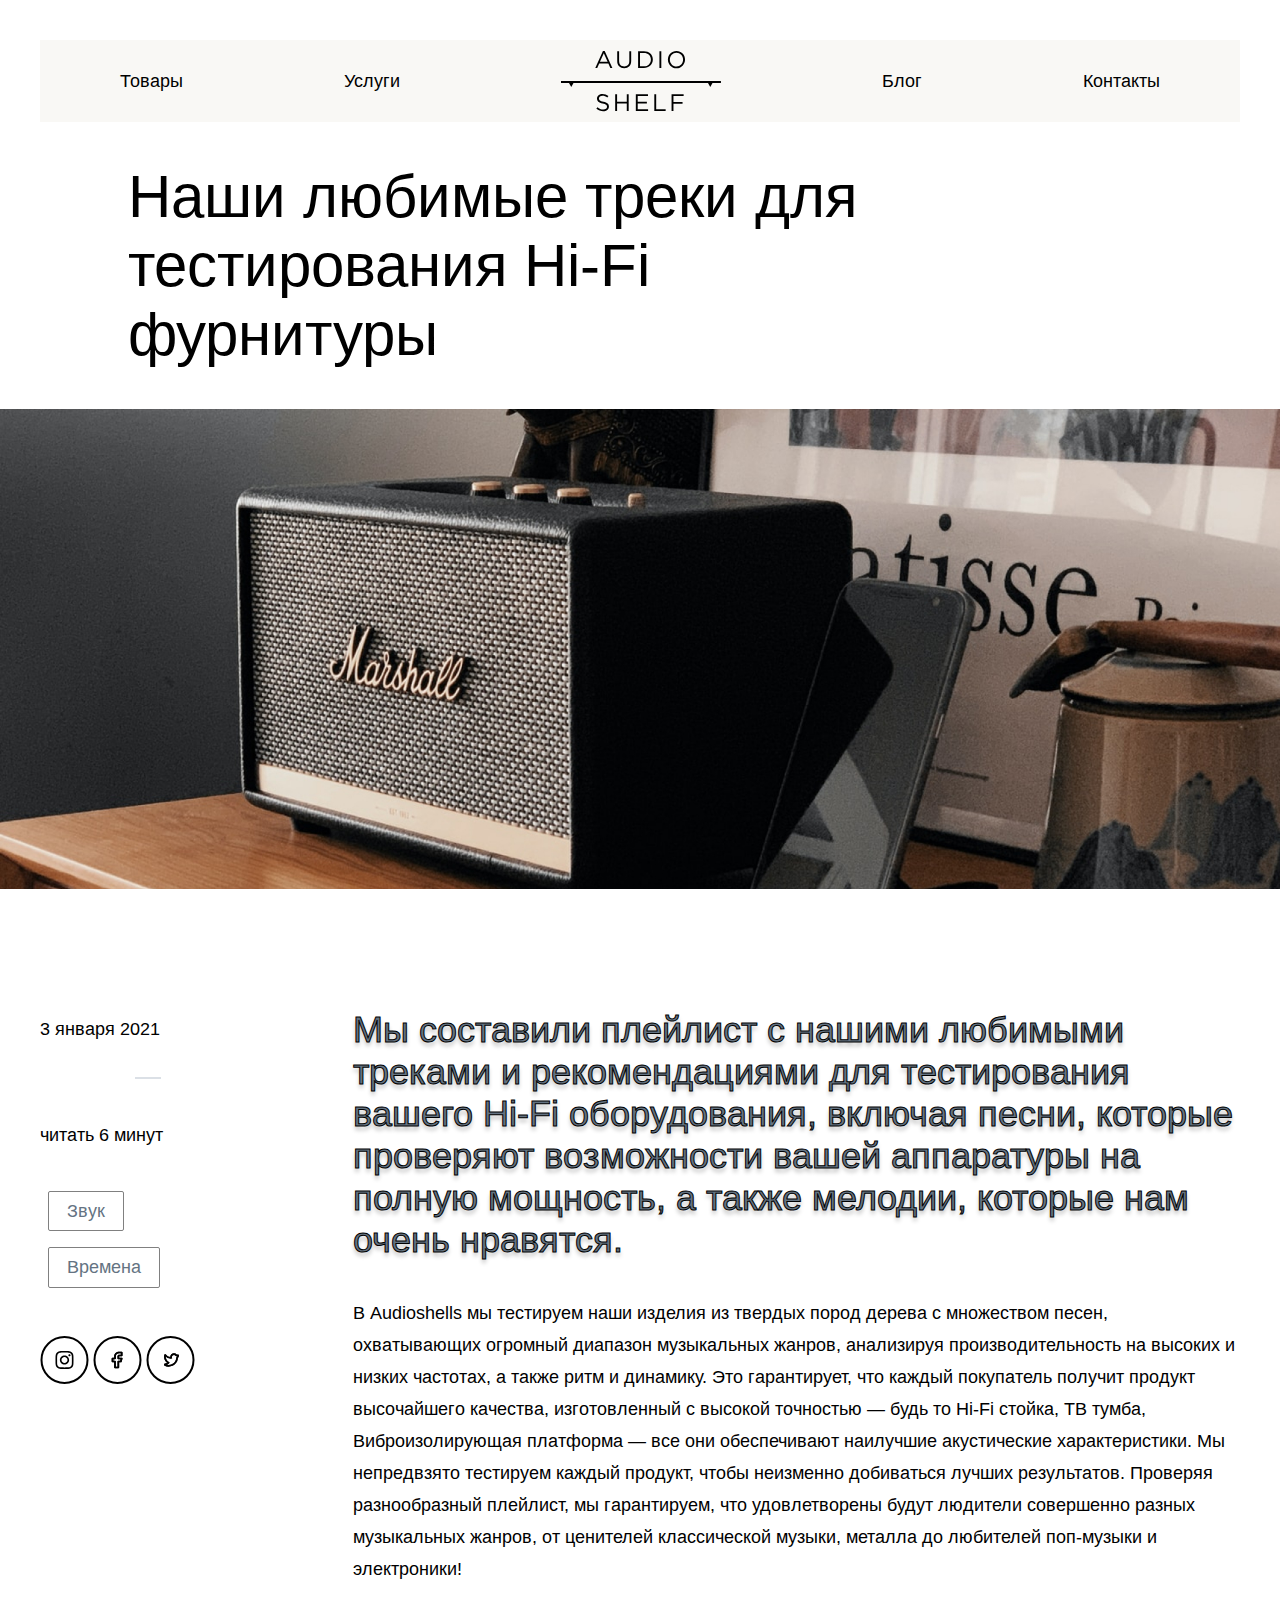
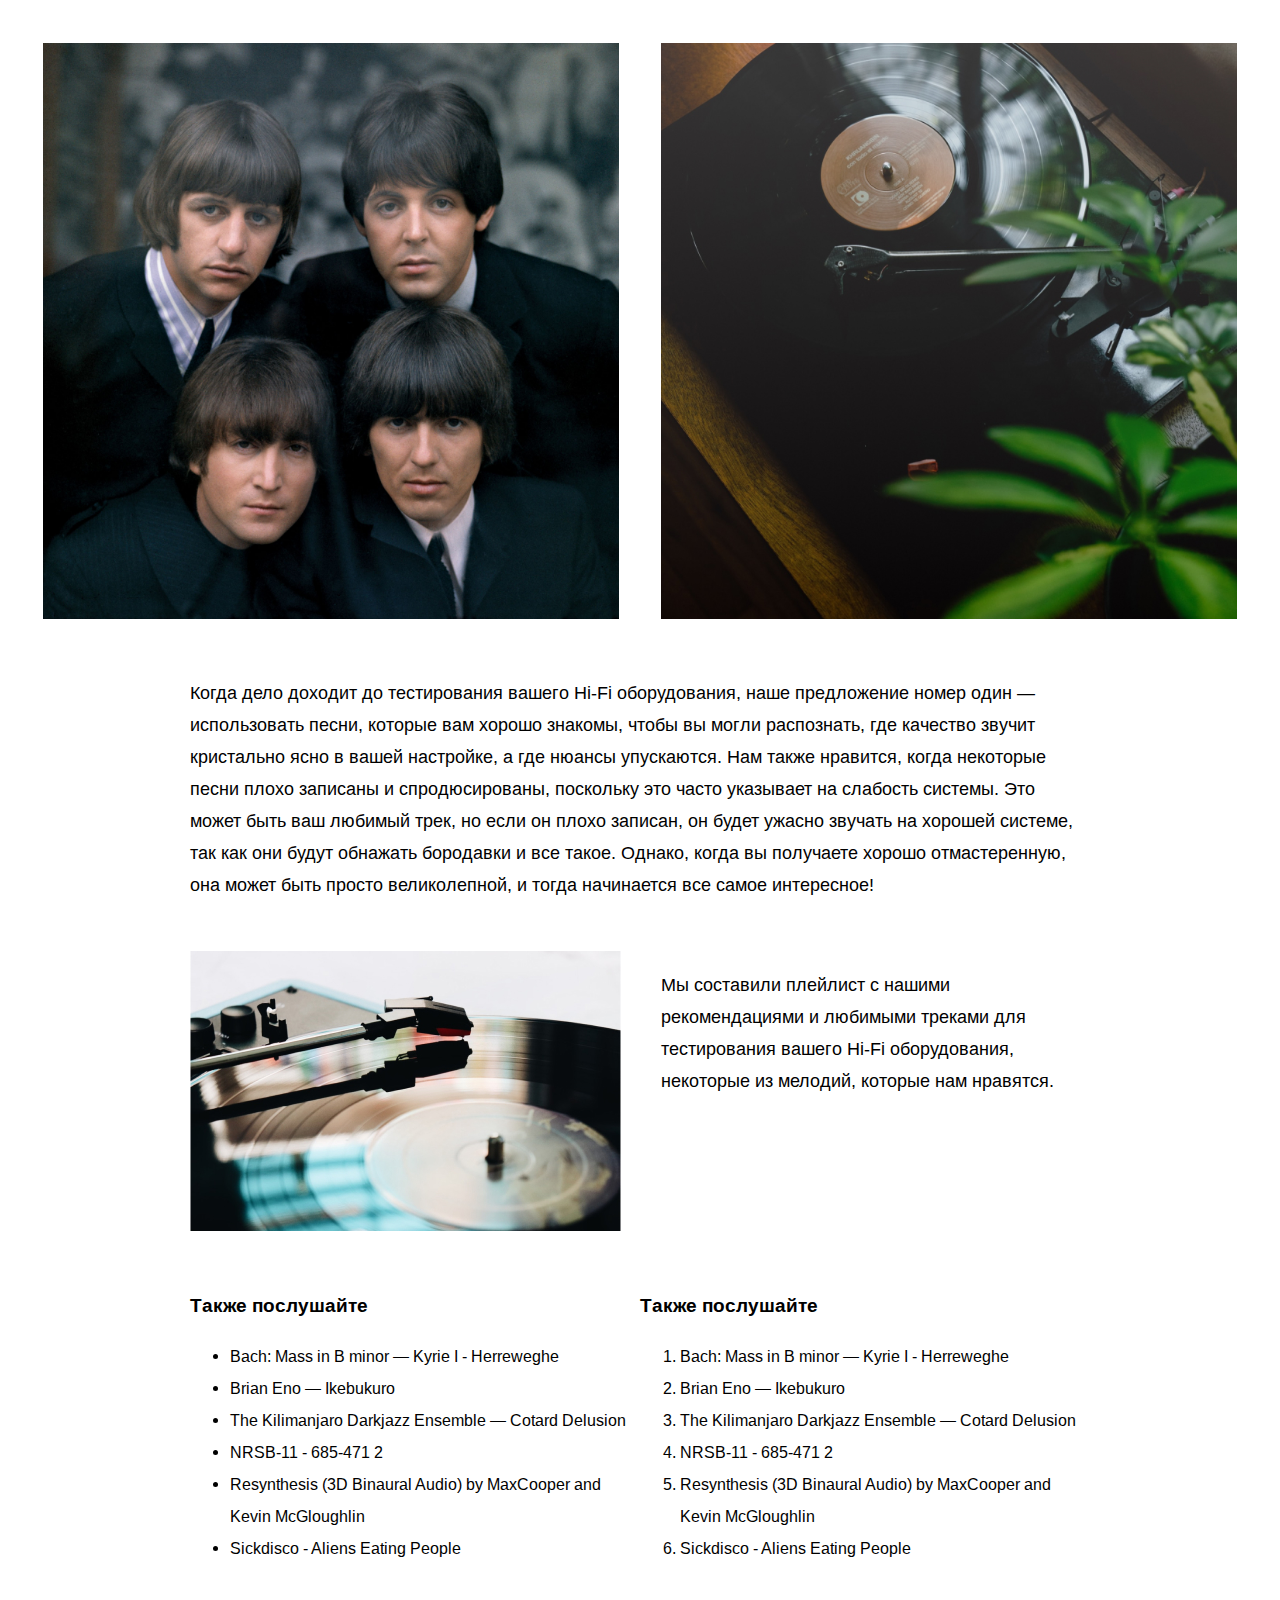
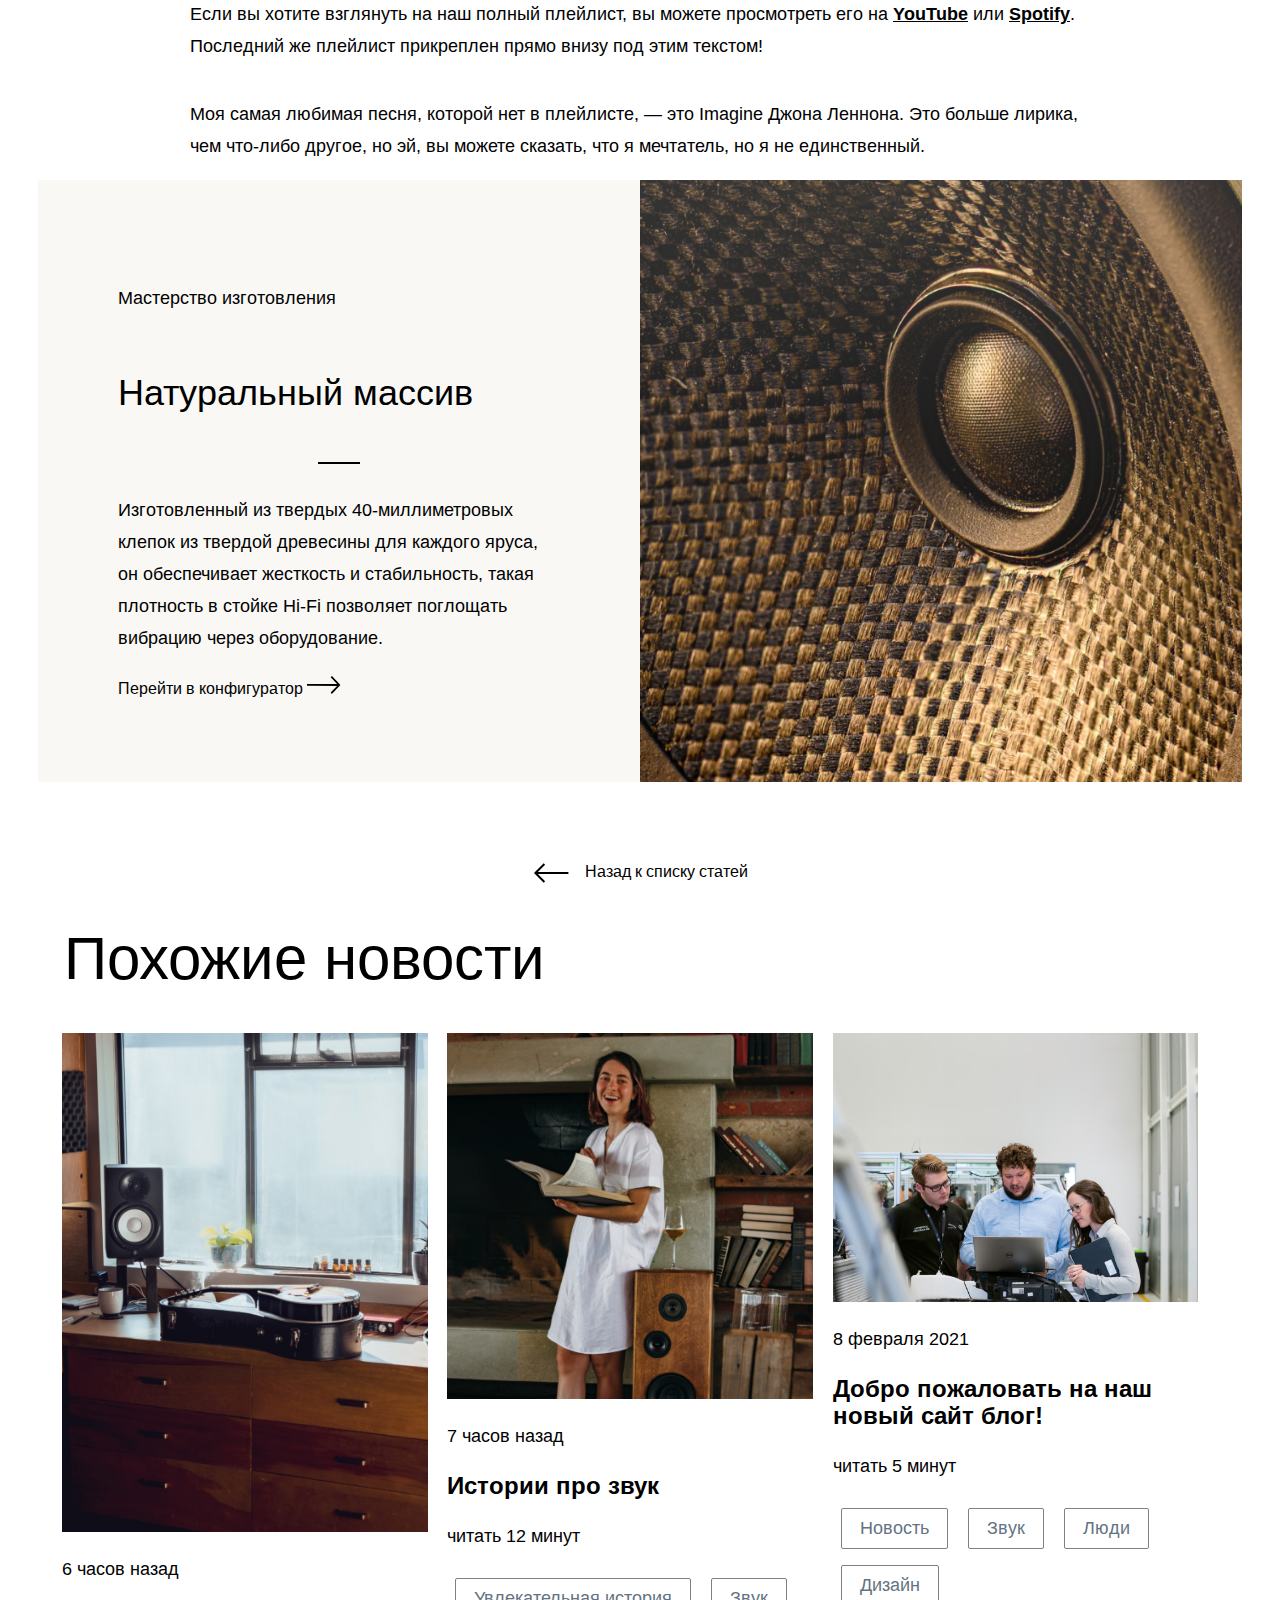
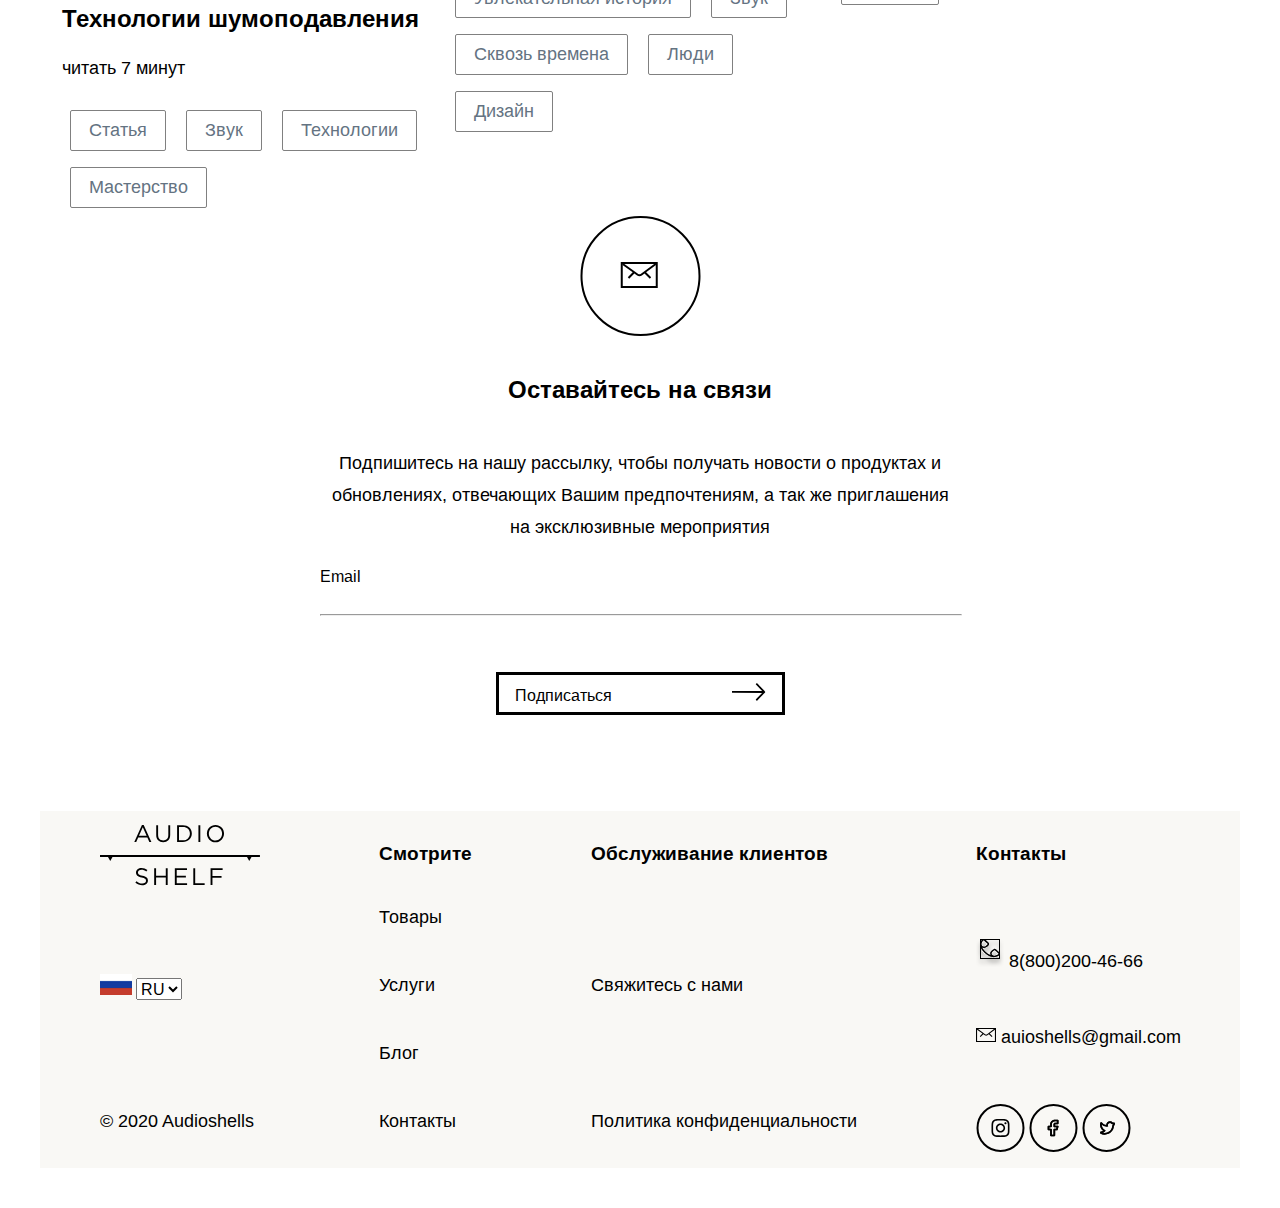
<file: index.html>
<!DOCTYPE html>
<html lang="ru">
<head>
    <title>Lab2</title>
    <link rel="stylesheet" href="CSS/normalize.css">
    <link rel="stylesheet" href="CSS/style.css">
   
</head>
<body>
    <header>
        <nav>
            <a href="#">Товары</a>
            <a href="#">Услуги</a>
            <img  src="img/icon_audio_shelf.svg" alt="icon_audio_shelf">
            <a href="#">Блог</a>
            <a href="#">Контакты</a>
        </nav>
    </header>
    <main>
    <article>
        <h1 class="favorite-tracks">Наши любимые треки для тестирования Hi-Fi фурнитуры</h1>
        <img id="Radio_Marshall" src="img/Radio_Marshall.jpg" alt="radio Marshall">
        <div class="button_icon_text">
            <div class="button_icon">
                <p>3 января 2021</p>
                <hr>
                <p>читать 6 минут</p>
                <div>
                    <a href="#" class="tag-link">Звук</a>
                    <a href="#" class="tag-link">Времена</a>
                </div>
                <div class="text">
                    <img src ="img/icon_instagram.svg" alt="icon instagram">
                    <img src ="img/icon_facebook.svg" alt="icon facebook">
                    <img src ="img/icon_twitter.svg" alt="icon twitter">
                </div>
            </div>
            <div>
                <p class="favorite_playlists">Мы составили плейлист с нашими любимыми треками и рекомендациями для тестирования вашего Hi-Fi оборудования, включая песни, которые проверяют возможности вашей аппаратуры на полную мощность, а также мелодии, которые нам очень нравятся.</p>
                <p>В Audioshells мы тестируем наши изделия из твердых пород дерева с множеством песен, охватывающих огромный диапазон музыкальных жанров, анализируя производительность на высоких и низких частотах, а также ритм и динамику. Это гарантирует, что каждый покупатель получит продукт высочайшего качества, изготовленный с высокой точностью — будь то Hi-Fi стойка, ТВ тумба, Виброизолирующая платформа — все они обеспечивают наилучшие акустические характеристики. Мы непредвзято тестируем каждый продукт, чтобы неизменно добиваться лучших результатов. Проверяя разнообразный плейлист, 
                    мы гарантируем, что удовлетворены будут людители совершенно разных музыкальных жанров, от ценителей классической музыки, металла до любителей поп-музыки и электроники!</p>
            </div>
        </div>
        <div class="img_2">
            <img src="img/people.jpg" alt="people">
            <img src="img/record_player.jpg" alt="record_player">
        </div>
        <div class="for_music">    
            <div class="music">
                <p>Когда дело доходит до тестирования вашего Hi-Fi оборудования, наше предложение номер один — использовать песни, которые вам хорошо знакомы, чтобы вы могли распознать, где качество звучит кристально ясно в вашей настройке, а где нюансы упускаются. Нам также нравится, когда некоторые песни плохо записаны и спродюсированы, поскольку это часто указывает на слабость системы. Это может быть ваш любимый трек, но если он плохо записан, он будет ужасно звучать на хорошей системе, так как они будут обнажать бородавки и все такое. Однако, когда вы получаете хорошо отмастеренную, она может быть просто великолепной, и тогда начинается все самое интересное!</p>
                <div class="record_player_2_text">
                    <img src="img/record_player_2.jpg" alt="record_player_2">
                    <p>Мы составили плейлист с нашими рекомендациями и любимыми треками для тестирования вашего Hi-Fi оборудования, некоторые из мелодий, которые нам нравятся.</p> 
                </div>
                <div class="list_music">
                    <div>
                        <h3>Также послушайте</h3>
                        <ul>
                            <li>Bach: Mass in B minor — Kyrie I - Herreweghe</li>
                            <li>Brian Eno — Ikebukuro</li>
                            <li>The Kilimanjaro Darkjazz Ensemble — Cotard Delusion</li>
                            <li>NRSB-11 - 685-471 2</li>
                            <li>Resynthesis (3D Binaural Audio) by MaxCooper and Kevin McGloughlin</li>
                            <li>Sickdisco - Aliens Eating People</li>
                        </ul>
                    </div>
                    <div>
                        <h3>Также послушайте</h3>
                        <ol>
                            <li>Bach: Mass in B minor — Kyrie I - Herreweghe</li>
                            <li>Brian Eno — Ikebukuro</li>
                            <li>The Kilimanjaro Darkjazz Ensemble — Cotard Delusion</li>
                            <li>NRSB-11 - 685-471 2</li>
                            <li>Resynthesis (3D Binaural Audio) by MaxCooper and Kevin McGloughlin</li>
                            <li>Sickdisco - Aliens Eating People</li>
                        </ol>
                    </div>
                </div>
                <p>Если вы хотите взглянуть на наш полный плейлист, вы можете просмотреть его на <a href="https://www.youtube.com/">YouTube</a> или <a href="https://www.spotify.com/ru-ru/">Spotify</a>. Последний же плейлист прикреплен прямо внизу под этим текстом!</p>
                <p> Моя самая любимая песня, которой нет в плейлисте, — это Imagine Джона Леннона. Это больше лирика, чем что-либо другое, но эй, вы можете сказать, что я мечтатель, но я не единственный.</p>
            </div>
        </div>    
        <div class="natural_array">
            <div class = "array_element_1">
                <div class="array_element_1-1">
                    <p>Мастерство изготовления</p>
                    <h3>Натуральный массив</h3>
                    <hr>
                    <p>Изготовленный из твердых 40-миллиметровых клепок из твердой древесины для каждого яруса, он обеспечивает жесткость и стабильность, такая плотность в стойке Hi-Fi позволяет поглощать вибрацию через оборудование.</p>
                    <label>Перейти в конфигуратор <img src="img/arrow_right.svg" alt="arrow_right"></label>
                </div>
            </div>
            <img class="speaker" src="img/speaker.jpg" alt="speaker">
        </div>
            <label class="back_list_articles"><img src="img/arrow_left.svg" alt="arrow_left"> Назад к списку статей</label>
    <h1 class="news">Похожие новости</h1>
    <div class="img-text_3">
        <div class="img-text_3-block">
            <img class="img-text_3-img" src="img/violin.jpg" alt="violin">
            <p class="img-text_3-img">6 часов назад</p>
            <h2 class="img-text_3-img">Технологии шумоподавления</h2>
            <p class="img-text_3-img">читать 7 минут</p>
            <div class="button_tag-link">
                <a class="tag-link" href="#">Статья</a>
                <a class="tag-link" href="#">Звук</a>
                <a class="tag-link" href="#">Технологии</a>
                <a class="tag-link" href="#">Мастерство</a>
            </div>
        </div>
        <div class="img-text_3-block">
            <img class="img-text_3-img" src="img/people_book.jpg" alt="people_book">
            <p class="img-text_3-img">7 часов назад</p>
            <h2 class="img-text_3-img">Истории про звук</h2>
            <p class="img-text_3-img">читать 12 минут</p>
            <div class="button_tag-link">
                <a class="tag-link" href="#">Увлекательная история</a>
                <a class="tag-link" href="#">Звук</a>
                <a class="tag-link" href="#">Сквозь времена</a>
                <a class="tag-link" href="#">Люди</a>
                <a class="tag-link" href="#">Дизайн</a>
            </div>
        </div>
        <div class="img-text_3-block">
            <img class="img-text_3-img" src="img/laboratory.jpg" alt="laboratory">
            <p class="img-text_3-img">8 февраля 2021</p>
            <h2 class="img-text_3-img">Добро пожаловать на наш новый сайт блог!</h2>
            <p class="img-text_3-img">читать 5 минут</p>
            <a class="tag-link" href="#">Новость</a>
            <a class="tag-link" href="#">Звук</a>
            <a class="tag-link" href="#">Люди</a>
            <a class="tag-link" href="#">Дизайн</a>
        </div>
    </div>
    <section class="email">
            <img src="img/img_email.svg" alt="img_email">
            <h2>Оставайтесь на связи</h2>
            <p>Подпишитесь на нашу рассылку, чтобы получать новости о продуктах и обновлениях, отвечающих Вашим предпочтениям, а так же приглашения на эксклюзивные мероприятия</p>
        <div class="email_string">
            <form>
                <label> Email <input type="email"></label>
                <hr>
                <div>
                    <button>Подписаться <img src="img/arrow_right.svg" alt="arrow_right"></button>
                </div>
            </form>
        </div>
    </section>
    </article>
    </main>
    <footer>
        <section> <!--Вылетает предупреждение о том что нужен заголовок-->
                <img src="img/icon_audio_shelf.svg" alt="icon_audio_shelf">
                <div>
                    <img src="img/flag_RU.png" alt="flag_RU">
                    <select>
                        <option>RU</option>
                    </select>
                </div>
                <p>© 2020 Audioshells</p>
        </section>
        <section>
            <h3>Смотрите</h3>
            <p>Товары</p>
            <p>Услуги</p>
            <p>Блог</p>
            <p>Контакты</p>
        </section>
        <section>
            <h3>Обслуживание клиентов</h3>
            <p>Свяжитесь с нами</p>
            <p>Политика конфиденциальности</p>
        </section>
        <section class="styleinf">
            <h3>Контакты</h3>
            <a href="tel:8(800)200-46-66">
                <img src="img/phone_icon.svg" alt="phone_icon">
                8(800)200-46-66
            </a>
            <a href="mailto:auioshells@gmail.com">
                <img src="img/email_icon.svg" alt="email_icon">
                auioshells@gmail.com
            </a>
            <div>
                <img src ="img/icon_instagram.svg" alt="icon instagram">
                <img src ="img/icon_facebook.svg" alt="icon facebook">
                <img src ="img/icon_twitter.svg" alt="icon twitter">
            </div>
        </section>
    </footer>
</body>
</html>
</file>
<file: CSS/style.css>
@import url('https://fonts.googleapis.com/css2?family=Arimo&display=swap');

:root {
    --button-color-text: #647382;
    --header-footer_background-color: #f9f8f5;
}
body{
    font-family: 'Arimo', sans-serif;
}
 nav {
    background-color: var(--header-footer_background-color);
    display: flex;
    justify-content: space-around;
    align-items: center;
    margin: 40px;
    padding: 10px 0px;
 }
nav a{
    color:black;
    font-style: normal;
    font-weight: normal;
    font-size: 18px;
    text-decoration: none;

}
.favorite-tracks{
    margin-left: 10%;
    width: 60%;
    font-style: normal;
    font-weight: 300;
    font-size: 60px;

}
#Radio_Marshall{
    width: 100%;
    margin-bottom: 40px;
}
.favorite_playlists{
    font-style: normal;
    font-weight: normal;
    font-size: 36px;
    color: #647382;
    text-shadow: 0px 4px 4px rgba(0, 0, 0, 0.25);  
    line-height: 42px;

    -webkit-text-stroke: 1px black; /*рамка для каждой буквы в тексте*/
}
p{
    font-style: normal;
    font-weight: normal;
    font-size: 18px;
    line-height: 32px;
}
.button_icon_text{
    display: flex;
    margin: 40px;
}
.button_icon{
    display: block;
    flex-direction: column;
    justify-content: space-around;
    width: 215px;
    margin-right: 98px;
}
.button_icon p{
    margin-top: 40px;
    margin-bottom: 32px;
}
.button_icon img{
    margin-top: 40px;

}
.button_icon hr{
    width: 24px;
    background-color: #DBE0E6;
    border:1px solid #DBE0E6;
}
.text{
    width: 900px;
    
}
.img_2{
    display: flex;
    justify-content: space-evenly;
    margin: 0 auto;
}
.img_2 img{
    justify-content: space-evenly;
    width: 45%;
}
.for_music{
    display: flex;
    justify-content: center;
    margin-top: 40px;
}
.music{
    display: flex;
    flex-direction: column;
    flex-wrap: wrap;
    width: 900px;
}
.record_player_2_text{
    display: flex;
    margin-top: 32px;
    margin-bottom: 40px;
    
}
.record_player_2_text p{
    margin-left: 40px;

}
.list_music{
    display:flex;
    line-height: 32px;   
}
.music a{
    color: black;
    font-weight: bold;
}
.natural_array{
    display: flex;
    justify-content: center;
    margin: 0 3%;
}
.array_element_1{
    background-color: #f9f8f5;
    display: flex;
    width: 50%;
}
.array_element_1-1{
    display: flex;
    flex-direction: column;
    justify-content: space-evenly;
    margin:80px;
}
.array_element_1-1 h3{
    font-style: normal;
    font-weight: normal;
    font-size: 36px;
}
.array_element_1 hr{
    width: 40px;
    background-color: black;
    border:1px solid black;
}
.speaker{
    width: 50%;
}
.back_list_articles{
    display: flex;
    justify-content: center;
    margin-top: 80px;
}
.back_list_articles img{
    display: flex;
    justify-content: center;
    margin-right: 16px;
}
.news{
    margin-left: 5%;
    font-style: normal;
    font-weight: 300;
    font-size: 60px;
}
.img-text_3{
    display: flex;
    Justify-content: center;
    margin: 0 3%;
}
.img-text_3-img{
    width: 95%;
}
.img-text_3-block{
    justify-content: space-evenly;
    width: 32%;
}
.email{
    display: flex;
    flex-direction: column;
    justify-content: center;
    align-items: center;
}
.email h2{
    width: 50%;
    text-align: center;
    margin-top: 40px;
}
.email_string{
    width: 50%;
}
.email p{
    width: 50%;
    text-align: center;
    margin: 24px 0px;
}
.email_string hr{
    width: 100%;
}
.email_string input{
    width: 94%;
    outline: none;
    border: none;
    
}
.email_string div{
    text-align: center;
    margin: 56px auto;
}
button{
    background-color: #fff;
    padding: 0.5em 1em;
    border: 3px solid black;
}
button img{
    margin-left: 116px;
}
footer{
    display: flex;
    flex-direction: row;
    justify-content: space-around;
    margin: 40px;
    background-color: var(--header-footer_background-color);
}
footer section{
    display: flex;
    flex-direction: column;
    justify-content: space-between;
    padding: 0.8em;
}
.styleinf a{
    color:black;
    font-style: normal;
    font-weight: normal;
    font-size: 18px;
    text-decoration: none;
}
.tag-link{
    font-style: normal;
    font-weight: normal;
    font-size: 18px;

    text-decoration: none;
    color: var(--button-color-text);

    display: inline-block;
    padding: 0.5em 1em;
    border: 1px solid grey;
    border-radius: 2px;
    margin: 8px;
}
</file>
